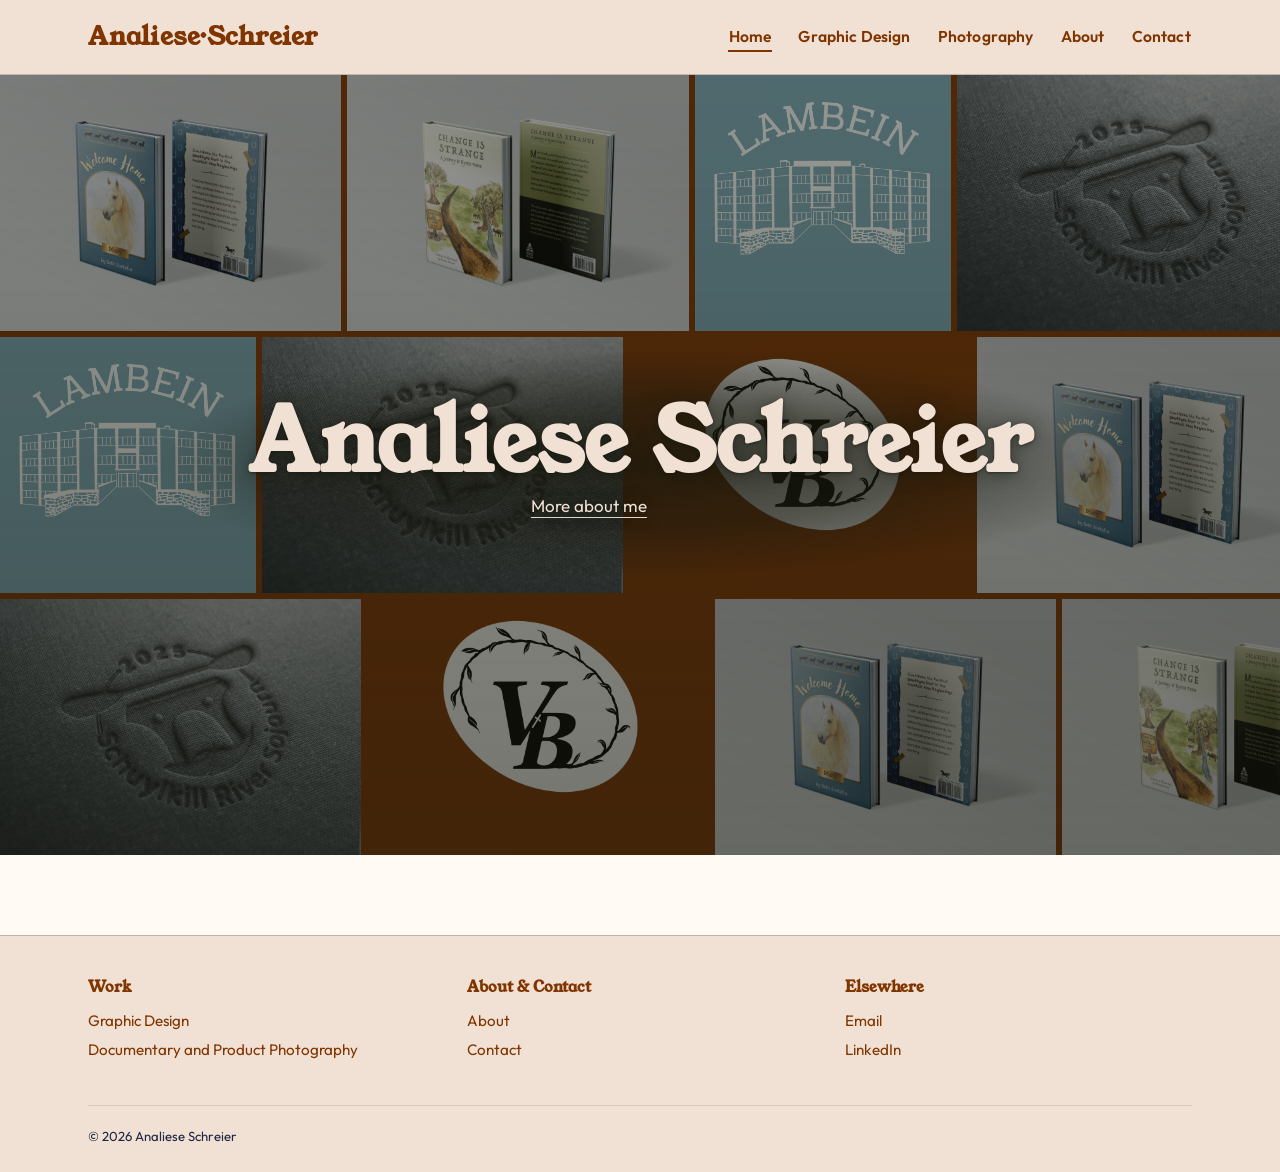
<file: index.html>
<!DOCTYPE html>
<html lang="en">

<head>
  <meta charset="UTF-8">
  <meta name="viewport" content="width=device-width, initial-scale=1.0">
  <title>Analiese Schreier — Graphic Design & Photography</title>
  <link rel="icon" type="image/x-icon" href="favicon.png">
  <meta name="description" content="Insert short bio here">
  <link rel="stylesheet" href="styles.css">
</head>

<body>

  <header class="site-header">
    <div class="wrap">
      <a class="brand" href="index.html">Analiese<span>·</span>Schreier</a>
      <button class="nav-toggle" aria-label="Open menu" aria-expanded="false">
        <span></span>
      </button>
      <nav class="primary-nav" aria-label="Primary">
        <ul>
          <li><a href="index.html" aria-current="page">Home</a></li>
          <!-- <li><a href="portfolio.html">Portfolio</a></li> -->
          <li><a href="graphic-design.html">Graphic Design</a></li>
          <li><a href="photographic-design.html">Photography</a></li>
          <li><a href="about.html">About</a></li>
          <li><a href="contact.html">Contact</a></li>
        </ul>
      </nav>
    </div>
  </header>

  <main>

    <!-- Static logo over a scrolling collage of photos, pulled from
         the "photos" folder (see photos/config.js). -->
    <section class="hero-slideshow" aria-label="Featured work">
      <div class="hero-logo">
        <!-- TODO: replace with your own line -->
        <!--<span class="eyebrow-num">tagline</span> -->
        <h1 class="hero-wordmark">Analiese Schreier</h1>
        <!-- TODO: replace with your own bio -->
        <!--<p class="hero-tagline">Insert longer bio here</p>-->
        <p><a class="text-link hero-more-link" href="about.html">More about me</a></p>
      </div>
    </section>

    <!-- <section class="gallery-section hairline-top">
      <div class="wrap">
        <div class="section-head">
          <h2 class="h-section">Selected work</h2>
          <a class="text-link" href="portfolio.html">Full portfolio</a>
        </div>
        <!-- Populated automatically from Graphic Design/config.js and
           Photography/config.js — edit those files to change what
           shows up here. --> <!--
        <div class="gallery-grid" id="home-gallery"></div>
      </div>
    </section> -->


  </main>

  <footer class="site-footer">
    <div class="wrap">
      <div class="footer-grid">
        <div>
          <h5>Work</h5>
          <ul>
            <!-- <li><a href="portfolio.html">Portfolio</a></li> -->
            <li><a href="graphic-design.html">Graphic Design</a></li>
            <li><a href="photographic-design.html">Documentary and Product Photography</a></li>
          </ul>
        </div>
        <div>
          <h5>About &amp; Contact</h5>
          <ul>
            <li><a href="about.html">About</a></li>
            <li><a href="contact.html">Contact</a></li>
          </ul>
        </div>
        <div>
          <h5>Elsewhere</h5>
          <ul>
            <li><a href="mailto:Schreier.Analiese@gmail.com">Email</a></li>
            <li><a href="https://www.linkedin.com/in/analiese-schreier-119aab394">LinkedIn</a></li>
          </ul>
        </div>
      </div>
      <div class="footer-base">
        <span>© 2026 Analiese Schreier</span>
      </div>
    </div>
  </footer>

  <script src="Graphic%20Design/config.js"></script>
  <script src="Photography/config.js"></script>
  <script src="photos/config.js"></script>
  <script src="script.js"></script>
  <script>
    document.addEventListener('DOMContentLoaded', function () {
      var container = document.getElementById('home-gallery');
      var graphic = (window.GRAPHIC_DESIGN_ITEMS || []).slice(0, 3);
      var photo = (window.PHOTOGRAPHY_ITEMS || []).slice(0, 3);
      renderGalleryItems(graphic, 'Graphic Design', container, { type: 'graphic' });
      renderGalleryItems(photo, 'Photography', container, { type: 'photo' });
    });
  </script>
</body>

</html>
</file>
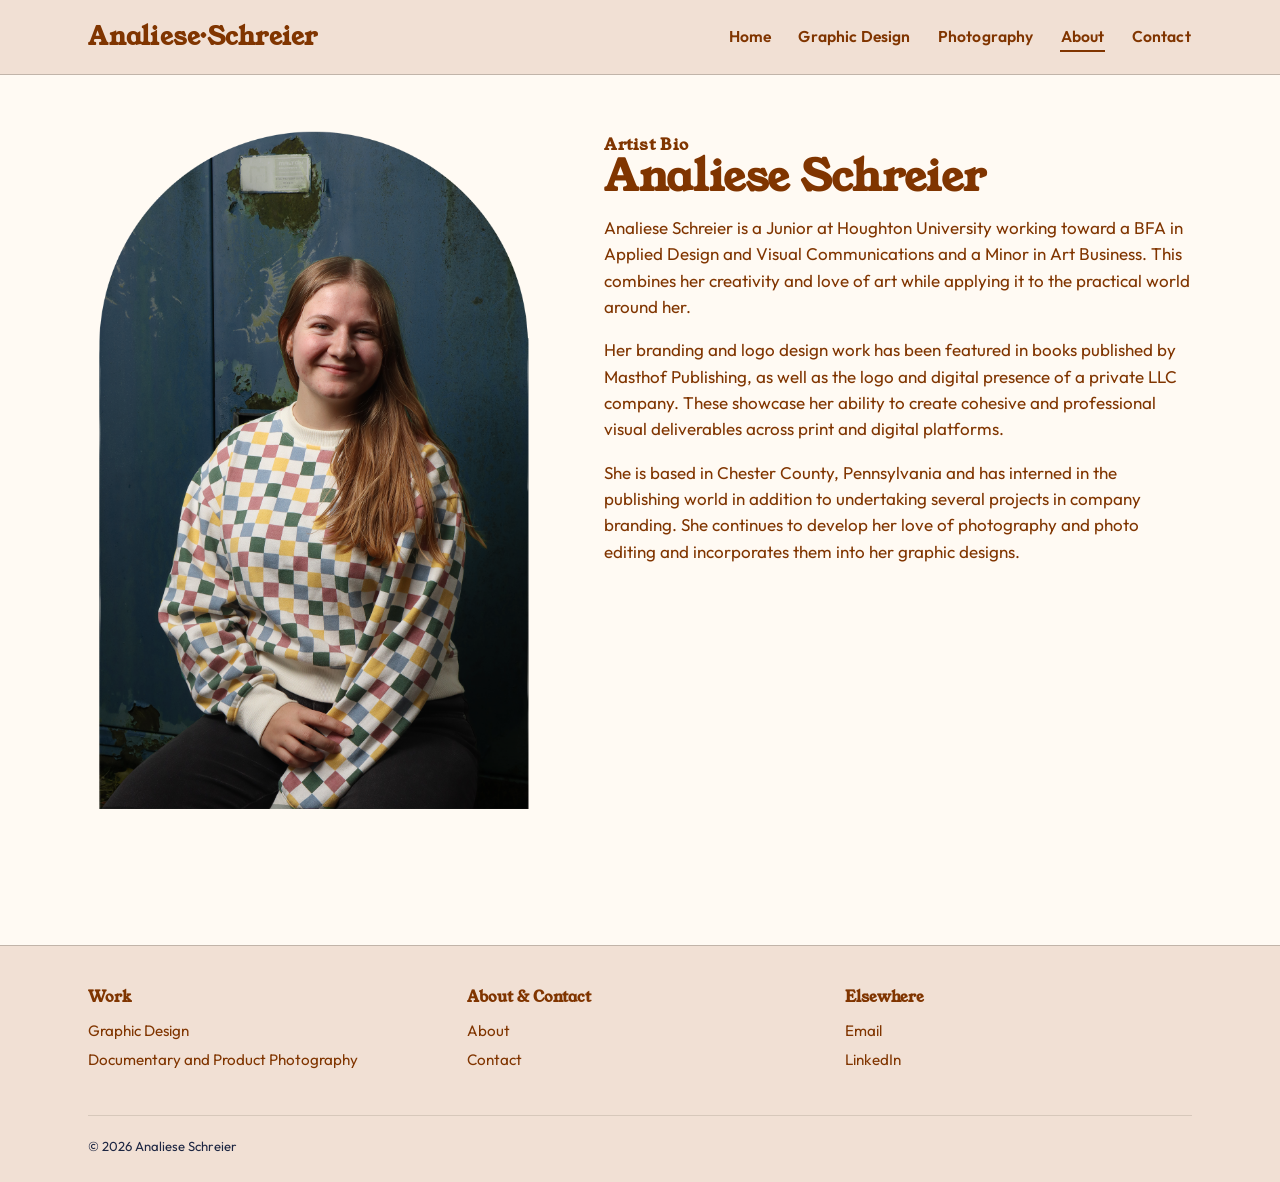
<file: about.html>
<!DOCTYPE html>
<html lang="en">
<head>
  <meta charset="UTF-8">
  <meta name="viewport" content="width=device-width, initial-scale=1.0">
  <title>About — Analiese Schreier</title>
  <link rel="icon" type="image/x-icon" href="favicon.png">
  <meta name="description" content="About Analiese Schreier, a graphic design student at Houghton University based in Chester County, PA.">
  <link rel="stylesheet" href="styles.css">
</head>
<body>

<header class="site-header">
  <div class="wrap">
    <a class="brand" href="index.html">Analiese<span>·</span>Schreier</a>
    <button class="nav-toggle" aria-label="Open menu" aria-expanded="false">
      <span></span>
    </button>
    <nav class="primary-nav" aria-label="Primary">
      <ul>
        <li><a href="index.html">Home</a></li>
        <!-- <li><a href="portfolio.html">Portfolio</a></li> -->
        <li><a href="graphic-design.html">Graphic Design</a></li>
        <li><a href="photographic-design.html">Photography</a></li>
        <li><a href="about.html" aria-current="page">About</a></li>
        <li><a href="contact.html">Contact</a></li>
      </ul>
    </nav>
  </div>
</header>

<main>
  <div class="wrap">
    <div class="about-grid">
      <div>
        <div> 
          <img src="AboutMe_Darkbackground.png" alt="headshot of the artist in a checkered sweater in front of a rustic blue wall">
        </div>
      </div>
      <div>
        <span class="eyebrow-num">Artist Bio</span>
        <h1 class="h-section">Analiese Schreier</h1>
        <p></p>
        <p>Analiese Schreier is a Junior at Houghton University
        working toward a BFA in Applied Design and Visual Communications and
        a Minor in Art Business. This combines her creativity and love of
        art while applying it to the practical world around her.</p>
        <p>Her branding and logo design work has been featured in books
        published by Masthof Publishing, as well as the logo and digital
        presence of a private LLC company. These showcase her ability to
        create cohesive and professional visual deliverables across print
        and digital platforms.</p>
        <p>She is based in Chester County, Pennsylvania and has interned
        in the publishing world in addition to undertaking several projects in
        company branding. She continues to develop her love of photography
        and photo editing and incorporates them into her graphic designs.</p>
      </div>
    </div>
  </div>

  <!--
  <section class="hairline-top">
    <div class="wrap">
      <div class="section-head">
        <h2 class="h-section">Timeline</h2>
      </div>
      <!-- TODO: placeholder timeline — replace with your own history. --><!--
      <div class="timeline">
        <div class="timeline-row">
          <span class="yr">Year</span>
          <p>Add a milestone here.</p>
        </div>
        <div class="timeline-row">
          <span class="yr">Year</span>
          <p>Add a milestone here.</p>
        </div>
        <div class="timeline-row">
          <span class="yr">Year</span>
          <p>Add a milestone here.</p>
        </div>
      </div>
    </div>
  </section>

  <section class="hairline-top">
    <div class="wrap">
      <div class="about-grid" style="padding-bottom: 0;">
        <div>
          <h2 class="h-section" style="font-size: clamp(1.6rem, 3vw, 2.1rem);">Tools &amp; materials</h2>
        </div>
        <div>
          <!-- TODO: placeholder list — replace with your own tools. --><!--
          <ul class="tools-list">
            <li>Add a tool here</li>
            <li>Add a tool here</li>
            <li>Add a tool here</li>
            <li>Add a tool here</li>
          </ul>
        </div>
      </div>
    </div>
  </section>
-->
</main>

  <footer class="site-footer">
    <div class="wrap">
      <div class="footer-grid">
        <div>
          <h5>Work</h5>
          <ul>
            <!-- <li><a href="portfolio.html">Portfolio</a></li> -->
            <li><a href="graphic-design.html">Graphic Design</a></li>
            <li><a href="photographic-design.html">Documentary and Product Photography</a></li>
          </ul>
        </div>
        <div>
          <h5>About &amp; Contact</h5>
          <ul>
            <li><a href="about.html">About</a></li>
            <li><a href="contact.html">Contact</a></li>
          </ul>
        </div>
        <div>
          <h5>Elsewhere</h5>
          <ul>
            <li><a href="mailto:Schreier.Analiese@gmail.com">Email</a></li>
            <li><a href="https://www.linkedin.com/in/analiese-schreier-119aab394">LinkedIn</a></li>
          </ul>
        </div>
      </div>
      <div class="footer-base">
        <span>© 2026 Analiese Schreier</span>
      </div>
    </div>
  </footer>

<script src="script.js"></script>
</body>
</html>
</file>
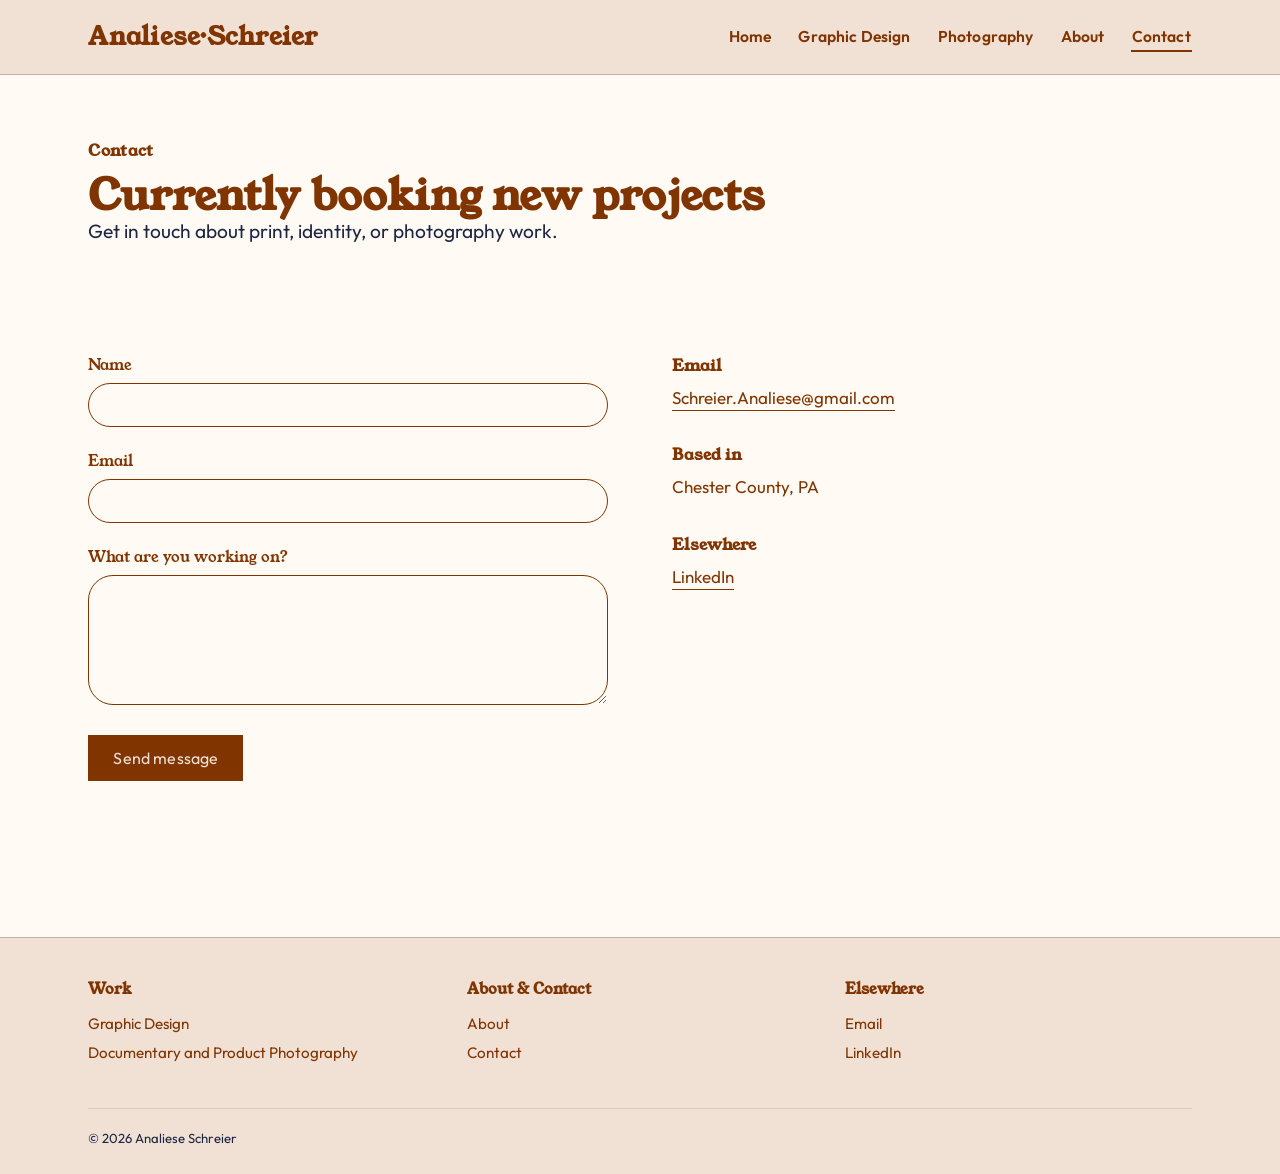
<file: contact.html>
<!DOCTYPE html>
<html lang="en">
<head>
  <meta charset="UTF-8">
  <meta name="viewport" content="width=device-width, initial-scale=1.0">
  <title>Contact — Analiese Schreier</title>
  <link rel="icon" type="image/x-icon" href="favicon.png">
  <meta name="description" content="Get in touch with Analiese Schreier.">
  <link rel="stylesheet" href="styles.css">
</head>
<body>

<header class="site-header">
  <div class="wrap">
    <a class="brand" href="index.html">Analiese<span>·</span>Schreier</a>
    <button class="nav-toggle" aria-label="Open menu" aria-expanded="false">
      <span></span>
    </button>
    <nav class="primary-nav" aria-label="Primary">
      <ul>
        <li><a href="index.html">Home</a></li>
        <!-- <li><a href="portfolio.html">Portfolio</a></li> -->
        <li><a href="graphic-design.html">Graphic Design</a></li>
        <li><a href="photographic-design.html">Photography</a></li>
        <li><a href="about.html">About</a></li>
        <li><a href="contact.html" aria-current="page">Contact</a></li>
      </ul>
    </nav>
  </div>
</header>

<main>
  <div class="wrap">
    <div class="page-intro">
      <span class="eyebrow-num">Contact</span>
      <!-- TODO: placeholder availability line — edit as needed. -->
      <h1 class="h-section">Currently booking new projects</h1>
      <p class="lede">Get in touch about print, identity, or photography work.</p>
    </div>

    <div class="contact-grid">
      <div>
        <form>
          <div class="field">
            <label for="name">Name</label>
            <input type="text" id="name" name="name" autocomplete="name" required>
          </div>
          <div class="field">
            <label for="email">Email</label>
            <input type="email" id="email" name="email" autocomplete="email" required>
          </div>
          <div class="field">
            <label for="project">What are you working on?</label>
            <textarea id="project" name="project" required></textarea>
          </div>
          <button type="submit" class="btn">Send message</button>
        </form>
      </div>

      <div>
        <div class="info-block">
          <h5>Email</h5>
          <p><a class="text-link" href="mailto:Schreier.Analiese@gmail.com">Schreier.Analiese@gmail.com</a></p>
        </div>
        <div class="info-block">
          <h5>Based in</h5>
          <p>Chester County, PA</p>
        </div>
        <div class="info-block">
          <h5>Elsewhere</h5>
          <p><a class="text-link" href="https://www.linkedin.com/in/analiese-schreier-119aab394">LinkedIn</a></p>
        </div>
      </div>
    </div>
  </div>
</main>

  <footer class="site-footer">
    <div class="wrap">
      <div class="footer-grid">
        <div>
          <h5>Work</h5>
          <ul>
            <!-- <li><a href="portfolio.html">Portfolio</a></li> -->
            <li><a href="graphic-design.html">Graphic Design</a></li>
            <li><a href="photographic-design.html">Documentary and Product Photography</a></li>
          </ul>
        </div>
        <div>
          <h5>About &amp; Contact</h5>
          <ul>
            <li><a href="about.html">About</a></li>
            <li><a href="contact.html">Contact</a></li>
          </ul>
        </div>
        <div>
          <h5>Elsewhere</h5>
          <ul>
            <li><a href="mailto:Schreier.Analiese@gmail.com">Email</a></li>
            <li><a href="https://www.linkedin.com/in/analiese-schreier-119aab394">LinkedIn</a></li>
          </ul>
        </div>
      </div>
      <div class="footer-base">
        <span>© 2026 Analiese Schreier</span>
      </div>
    </div>
  </footer>

<script src="script.js"></script>
</body>
</html>
</file>
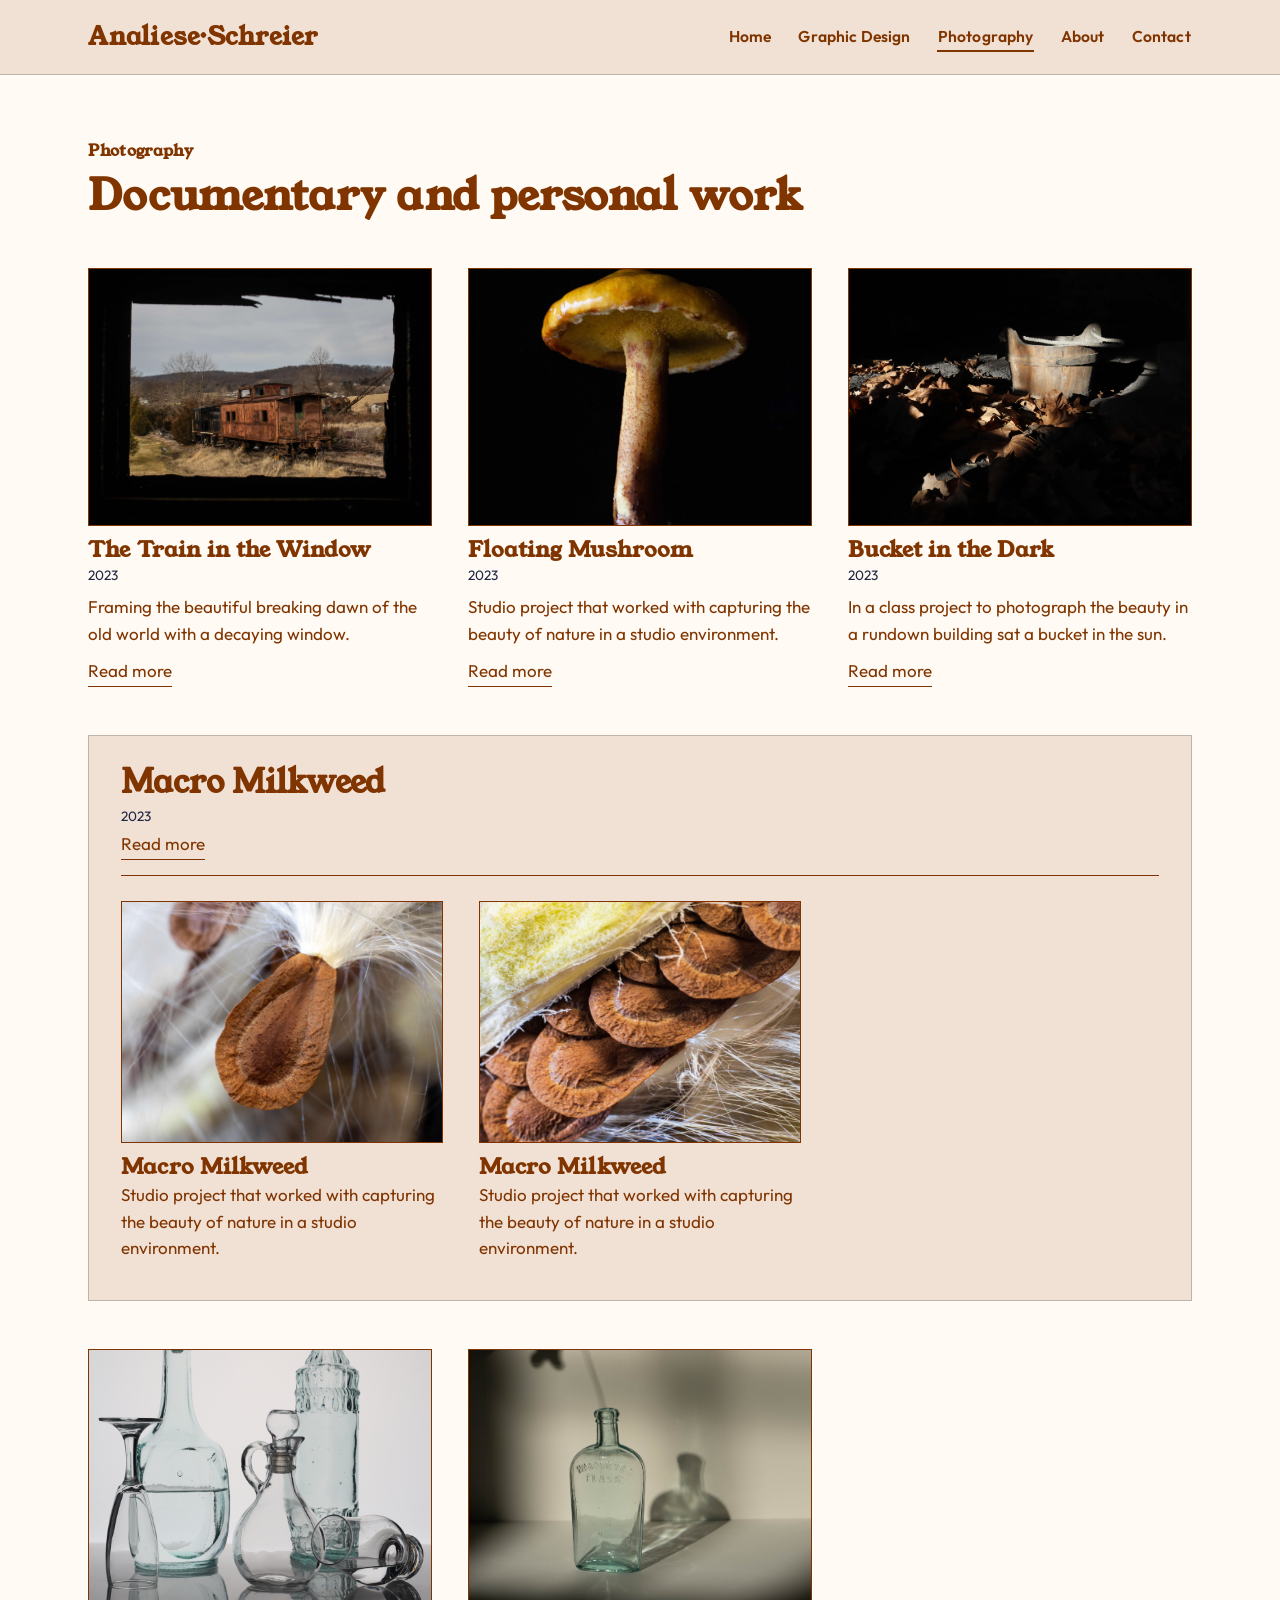
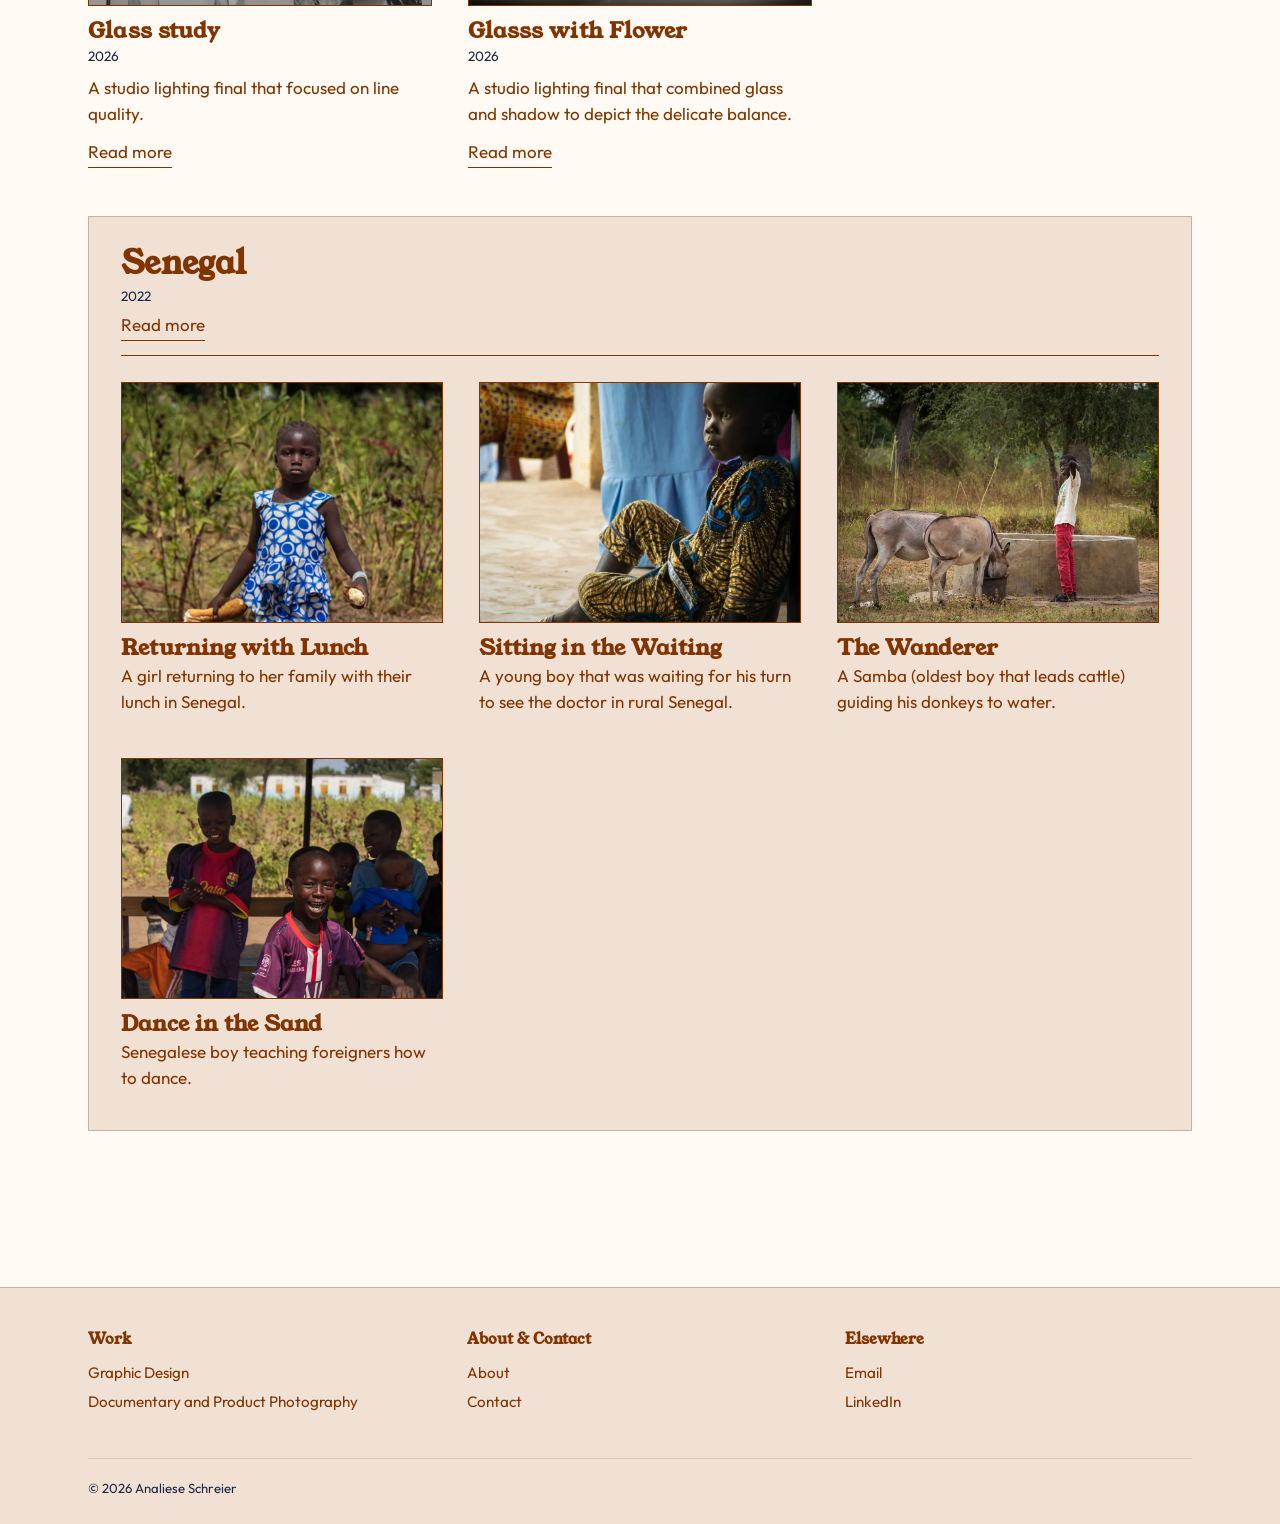
<file: photographic-design.html>
<!DOCTYPE html>
<html lang="en">
<head>
  <meta charset="UTF-8">
  <meta name="viewport" content="width=device-width, initial-scale=1.0">
  <title>Photography — Analiese Schreier</title>
  <link rel="icon" type="image/x-icon" href="favicon.png">
  <meta name="description" content="Graphic Design and Photography by Analiese Schreier.">
  <link rel="stylesheet" href="styles.css">
</head>
<body>

<header class="site-header">
  <div class="wrap">
    <a class="brand" href="index.html">Analiese<span>·</span>Schreier</a>
    <button class="nav-toggle" aria-label="Open menu" aria-expanded="false">
      <span></span>
    </button>
    <nav class="primary-nav" aria-label="Primary">
      <ul>
        <li><a href="index.html">Home</a></li>
        <!-- <li><a href="portfolio.html">Portfolio</a></li> -->
        <li><a href="graphic-design.html">Graphic Design</a></li>
        <li><a href="photographic-design.html" aria-current="page">Photography</a></li>
        <li><a href="about.html">About</a></li>
        <li><a href="contact.html">Contact</a></li>
      </ul>
    </nav>
  </div>
</header>

<main>
  <div class="wrap">
    <div class="page-intro">
      <span class="eyebrow-num">Photography</span>
      <h1 class="h-section">Documentary and personal work</h1>
      <p class="lede"><!--Everything on this page is pulled automatically from
      the "Photography" folder — add a photo there and it appears here.--></p>
    </div>
  </div>

  <div class="wrap gallery-section">
    <!-- Populated automatically from Photography/config.js — edit that
         file to add, remove, or reorder photos. -->
    <div class="gallery-grid" id="photography-gallery"></div>
  </div>
</main>

  <footer class="site-footer">
    <div class="wrap">
      <div class="footer-grid">
        <div>
          <h5>Work</h5>
          <ul>
            <!-- <li><a href="portfolio.html">Portfolio</a></li> -->
            <li><a href="graphic-design.html">Graphic Design</a></li>
            <li><a href="photographic-design.html">Documentary and Product Photography</a></li>
          </ul>
        </div>
        <div>
          <h5>About &amp; Contact</h5>
          <ul>
            <li><a href="about.html">About</a></li>
            <li><a href="contact.html">Contact</a></li>
          </ul>
        </div>
        <div>
          <h5>Elsewhere</h5>
          <ul>
            <li><a href="mailto:Schreier.Analiese@gmail.com">Email</a></li>
            <li><a href="https://www.linkedin.com/in/analiese-schreier-119aab394">LinkedIn</a></li>
          </ul>
        </div>
      </div>
      <div class="footer-base">
        <span>© 2026 Analiese Schreier</span>
      </div>
    </div>
  </footer>

<script src="Photography/config.js"></script>
<script src="script.js"></script>
<script>
  document.addEventListener('DOMContentLoaded', function () {
    var container = document.getElementById('photography-gallery');
    renderGalleryItems(window.PHOTOGRAPHY_ITEMS || [], 'Photography', container);
  });
</script>
</body>
</html>
</file>
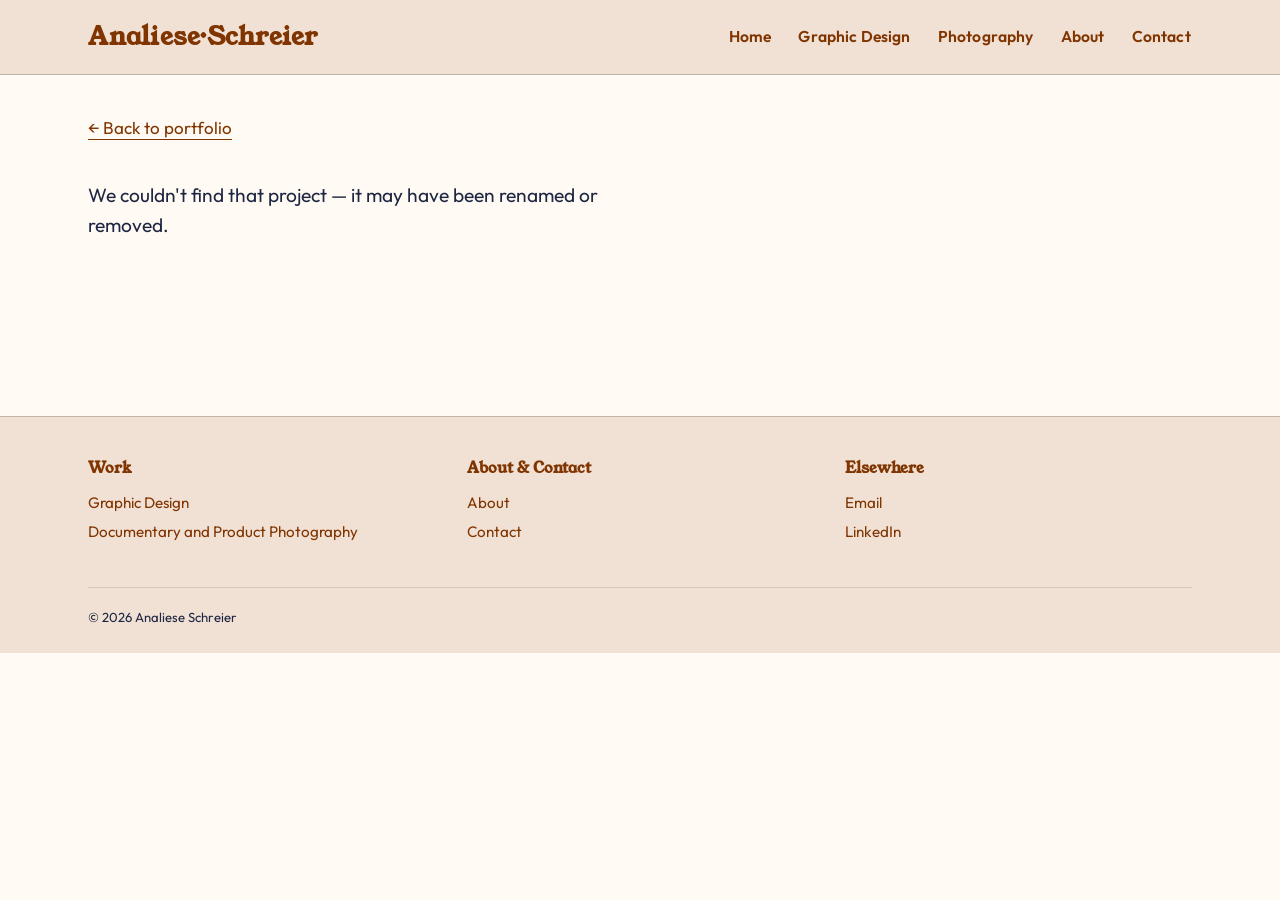
<file: work.html>
<!DOCTYPE html>
<html lang="en">
<head>
  <meta charset="UTF-8">
  <meta name="viewport" content="width=device-width, initial-scale=1.0">
  <title>Analiese Schreier</title>
  <link rel="icon" type="image/x-icon" href="favicon.png">
  <meta name="description" content="Graphic Design and Photography by Analiese Schreier.">
  <link rel="stylesheet" href="styles.css">
</head>
<body>

<header class="site-header">
  <div class="wrap">
    <a class="brand" href="index.html">Analiese<span>·</span>Schreier</a>
    <button class="nav-toggle" aria-label="Open menu" aria-expanded="false">
      <span></span>
    </button>
    <nav class="primary-nav" aria-label="Primary">
      <ul>
        <li><a href="index.html">Home</a></li>
        <!-- <li><a href="portfolio.html">Portfolio</a></li> -->
        <li><a href="graphic-design.html">Graphic Design</a></li>
        <li><a href="photographic-design.html">Photography</a></li>
        <li><a href="about.html">About</a></li>
        <li><a href="contact.html">Contact</a></li>
      </ul>
    </nav>
  </div>
</header>

<main>
  <div class="wrap">
    <p class="work-back"><a class="text-link" id="work-back-link" href="index.html">&larr; Back to portfolio</a></p>

    <!-- Populated automatically, based on the ?folder= and &file= in the
         page's own address — this is what a "Read more" link points to. -->
    <div id="work-detail" class="work-detail">
      <p class="lede">Loading…</p>
    </div>
  </div>
</main>

  <footer class="site-footer">
    <div class="wrap">
      <div class="footer-grid">
        <div>
          <h5>Work</h5>
          <ul>
            <!-- <li><a href="portfolio.html">Portfolio</a></li> -->
            <li><a href="graphic-design.html">Graphic Design</a></li>
            <li><a href="photographic-design.html">Documentary and Product Photography</a></li>
          </ul>
        </div>
        <div>
          <h5>About &amp; Contact</h5>
          <ul>
            <li><a href="about.html">About</a></li>
            <li><a href="contact.html">Contact</a></li>
          </ul>
        </div>
        <div>
          <h5>Elsewhere</h5>
          <ul>
            <li><a href="mailto:Schreier.Analiese@gmail.com">Email</a></li>
            <li><a href="https://www.linkedin.com/in/analiese-schreier-119aab394">LinkedIn</a></li>
          </ul>
        </div>
      </div>
      <div class="footer-base">
        <span>© 2026 Analiese Schreier</span>
      </div>
    </div>
  </footer>

<script src="Graphic%20Design/config.js"></script>
<script src="Photography/config.js"></script>
<script src="script.js"></script>
<script>
  document.addEventListener('DOMContentLoaded', function () {
    renderWorkDetail();
  });
</script>
</body>
</html>
</file>
<file: styles.css>
/* ===========================================================
   Analiese Schreier — Graphic Design & Photography
   Design system: one unified card module, reused across
   Home, Portfolio, Graphic Design, and Photography.
   =========================================================== */

@import url('https://fonts.googleapis.com/css2?family=Young+Serif&display=swap');
@import url('https://fonts.googleapis.com/css2?family=Bitter:ital,wght@0,100..900;1,100..900&family=Young+Serif&display=swap');

@font-face{
  font-family: Outfit;
  src: url(Outfit-VariableFont_wght.ttf)
}

:root{
  --paper: #F1E0D4;
  --paper-dim: #fffaf3;
  --ink: #803500;
  --ink-soft: #1D2642;
  --safelight: #803500;
  --safelight-dim: #803500;
  --developer: #3C4630;
  --stop: #C99A2E;
  --line: rgba(24,25,15,0.22);
  --line-soft: rgba(24,25,15,0.12);

  --font-display: 'Young Serif', Serif;
  --font-body: Outfit;


  /* The one standard frame every thumbnail is drawn in. Change this single
     value to reshape all of them (e.g. 1 / 1 for square, 4 / 5 for tall).
     Which part of each photo shows is set per photo in config.js. */
  --gallery-aspect: 4 / 3;

  --measure: 62ch;
  --gutter: clamp(1.25rem, 3vw, 2.5rem);
}

*, *::before, *::after{ box-sizing: border-box; }

html{ scroll-behavior: smooth; }

body{
  margin: 0;
  background: var(--paper-dim);
  color: var(--ink);
  font-family: var(--font-body);
  font-size: 17px;
  line-height: 1.55;
  -webkit-font-smoothing: antialiased;
}

@media (prefers-reduced-motion: reduce){
  html{ scroll-behavior: auto; }
  *, *::before, *::after{ animation-duration: 0.001ms !important; animation-iteration-count: 1 !important; transition-duration: 0.001ms !important; }
}

img, svg{ display: block; max-width: 100%; }

a{ color: inherit; }

h1,h2,h3,h4{
  font-family: var(--font-display);
  font-weight: 700;
  line-height: 0.94;
  margin: 0;
  letter-spacing: 0.002em;
}

p{ margin: 0 0 1em; max-width: var(--measure); }

.visually-hidden{
  position: absolute; width: 1px; height: 1px; overflow: hidden;
  clip: rect(0,0,0,0); white-space: nowrap; border: 0; padding: 0; margin: -1px;
}

:focus-visible{
  outline: 2px solid var(--safelight);
  outline-offset: 3px;
}

/* ---------- layout shell ---------- */

.wrap{
  max-width: 1180px;
  margin: 0 auto;
  padding-left: var(--gutter);
  padding-right: var(--gutter);
}

.hairline-top{ border-top: 1px solid var(--line); }
.hairline-bottom{ border-bottom: 1px solid var(--line); }

/* ---------- header / nav ---------- */

.site-header{
  position: relative;
  z-index: 100;
  border-bottom: 1px solid var(--line);
  background: var(--paper);
}

.site-header .wrap{
  display: flex;
  align-items: center;
  justify-content: space-between;
  padding-top: 1.1rem;
  padding-bottom: 1.1rem;
}

.brand{
  font-family: var(--font-display);
  font-weight: 800;
  font-size: 1.55rem;
  letter-spacing: 0.01em;
  text-decoration: none;
  white-space: nowrap;
  font-kerning: none;
}
.brand span{ color: var(--safelight); }

.nav-toggle{
  display: none;
  background: none;
  border: 1px solid var(--ink);
  border-radius: 0;
  width: 42px;
  height: 34px;
  position: relative;
  cursor: pointer;
}
.nav-toggle span, .nav-toggle span::before, .nav-toggle span::after{
  content: "";
  position: absolute;
  left: 9px; right: 9px;
  height: 1px;
  background: var(--ink);
  top: 50%;
}
.nav-toggle span::before{ top: -7px; }
.nav-toggle span::after{ top: 7px; }

.primary-nav ul{
  list-style: none;
  display: flex;
  gap: clamp(1rem, 2vw, 2rem);
  margin: 0; padding: 0;
}

.primary-nav a{
  text-decoration: none;
  font-family: var(--font-body);
  font-weight: 600;
  font-size: 0.98rem;
  letter-spacing: 0.01em;
  padding: 0.2rem 0.05rem;
  border-bottom: 2px solid transparent;
}

.primary-nav a:hover{ border-color: var(--line); }

.primary-nav a[aria-current="page"]{
  color: var(--safelight-dim);
  border-color: var(--safelight);
}

@media (max-width: 780px){
  .nav-toggle{ display: block; }
  .primary-nav{
    position: absolute;
    top: 100%; left: 0; right: 0;
    background: var(--paper);
    border-bottom: 1px solid var(--line);
    max-height: 0;
    overflow: hidden;
    transition: max-height 0.3s ease;
  }
  .primary-nav.is-open{ max-height: 320px; }
  .primary-nav ul{
    flex-direction: column;
    gap: 0;
    padding: 0.5rem var(--gutter) 1.25rem;
  }
  .primary-nav li{ border-top: 1px solid var(--line-soft); }
  .primary-nav li:first-child{ border-top: none; }
  .primary-nav a{
    display: block;
    padding: 0.8rem 0.1rem;
  }
}

/* ---------- footer ---------- */

.site-footer{
  border-top: 1px solid var(--line);
  padding: 2.5rem 0 1.6rem;
  margin-top: 5rem;
  background: var(--paper);
}

.footer-grid{
  display: grid;
  grid-template-columns: repeat(3, 1fr);
  gap: 2rem;
}

@media (max-width: 780px){
  .footer-grid{ grid-template-columns: 1fr 1fr; }
}

.footer-grid h5{
  font-family: var(--font-display);
  font-weight: 700;
  font-size: 0.95rem;
  margin: 0 0 0.6rem;
}

.footer-grid ul{ list-style: none; margin: 0; padding: 0; }
.footer-grid li{ margin-bottom: 0.35rem; font-size: 0.95rem; }
.footer-grid a{ text-decoration: none; }
.footer-grid a:hover{ text-decoration: underline; }

.footer-base{
  display: flex;
  justify-content: space-between;
  flex-wrap: wrap;
  gap: 0.5rem 1.5rem;
  margin-top: 2.4rem;
  padding-top: 1.2rem;
  border-top: 1px solid var(--line-soft);
  font-size: 0.82rem;
  color: var(--ink-soft);
}

/* ---------- buttons / links ---------- */

.btn{
  display: inline-block;
  font-family: var(--font-body);
  font-weight: thin;
  font-size: 1rem;
  letter-spacing: 0.01em;
  text-decoration: none;
  padding: 0.75rem 1.5rem;
  border: 1px solid var(--ink);
  background: var(--ink);
  color: var(--paper);
}
.btn:hover{ background: var(--safelight); border-color: var(--safelight); }

.btn-outline{
  background: transparent;
  color: var(--ink);
}
.btn-outline:hover{
  background: var(--ink);
  color: var(--paper);
  border-color: var(--ink);
}

.text-link{
  font-family: var(--font-body);
  font-weight: thin;
  text-decoration: none;
  border-bottom: 1px solid var(--ink);
  padding-bottom: 0.1em;
}
.text-link:hover{ border-color: var(--safelight); color: var(--safelight-dim); }

/* ---------- utility type scale ---------- */

.h-display{ font-size: clamp(2.6rem, 7vw, 5.4rem); }
.h-section{ font-size: clamp(1.8rem, 4vw, 2.7rem); }
.h-card{ font-size: clamp(1.15rem, 2vw, 1.35rem); margin-bottom: 0.3rem; }

.eyebrow-num{
  font-family: var(--font-display);
  font-weight: 700;
  color: var(--safelight-dim);
  font-size: 1rem;
  letter-spacing: 0.02em;
}

.lede{
  font-size: 1.2rem;
  color: var(--ink-soft);
}

.caption{
  font-style: italic;
  font-size: 0.95rem;
  color: var(--ink-soft);
  margin: 0.6rem 0 0;
}

/* ---------- hero slideshow (Home) ----------
   A static logo/wordmark sits centered over a set of photos that
   scroll past in a collage behind it, pulled from photos/config.js. */

.hero-slideshow{
  position: relative;
  height: min(100vh, 780px);
  min-height: 420px;
  overflow: hidden;
  display: flex;
  align-items: center;
  justify-content: center;
  background: var(--ink); /* shows while photos load, or if none load */
}

/* Collage: horizontal strips of photos drifting past (see script.js).
   Strip sizes, count and speed are set from script.js to suit the screen. */
.hero-collage{
  position: absolute;
  inset: 0;
  display: flex;
  flex-direction: column;
  justify-content: center;
  gap: var(--hero-gap, 6px);
}
.hero-row{
  flex: none;
  overflow: hidden;
}
.hero-track{
  display: flex;
  height: 100%;
  width: max-content;
  animation: hero-scroll 60s linear infinite;
  will-change: transform;
}
.hero-track img{
  display: block;
  flex: none;
  max-width: none;
  margin-right: var(--hero-gap, 6px);
}
.hero-row--reverse .hero-track{ animation-direction: reverse; }

@keyframes hero-scroll{
  to{ transform: translate3d(-50%, 0, 0); }
}
@media (prefers-reduced-motion: reduce){
  .hero-track{ animation: none; }
}

.hero-slideshow::after{
  content: "";
  position: absolute;
  inset: 0;
  z-index: 1;
  background: linear-gradient(180deg, rgba(24,25,15,0.45), rgba(24,25,15,0.6));
}

.hero-logo{
  position: relative;
  z-index: 2;
  text-align: center;
  padding: 0 var(--gutter);
  color: var(--paper);
}
.hero-logo .eyebrow-num{ color: var(--stop); }

.hero-wordmark{
  font-family: var(--font-display);
  font-weight: 800;
  font-size: clamp(2.6rem, 8vw, 5.5rem);
  line-height: 0.95;
  margin: 0.5rem 0;
  color: var(--paper);
}

.hero-tagline{
  font-size: 1.15rem;
  color: var(--paper);
  opacity: 0.92;
  max-width: 34rem;
  margin: 0.8rem auto 1.2rem;
}

.hero-more-link{
  color: var(--paper);
  border-bottom-color: var(--paper);
}
.hero-more-link:hover{ color: var(--stop); border-bottom-color: var(--stop); }

/* Soft shadow behind the wordmark and "More about me" so they stay
   readable over the photo collage. */
.hero-logo::before{
  content: "";
  position: absolute;
  inset: -2.5rem -3rem;
  z-index: -1;
  pointer-events: none;
  background: radial-gradient(ellipse at center,
    rgba(24,25,15,0.7) 0%,
    rgba(24,25,15,0.45) 40%,
    rgba(24,25,15,0) 72%);
}
.hero-wordmark,
.hero-more-link{
  text-shadow: 0 1px 3px rgba(24,25,15,0.6), 0 2px 18px rgba(24,25,15,0.55);
}

/* ---------- section heading pattern ---------- */

.section-head{
  display: flex;
  justify-content: space-between;
  align-items: flex-end;
  gap: 1.5rem;
  flex-wrap: wrap;
  padding: clamp(2rem, 5vw, 3rem) 0 clamp(1.2rem, 3vw, 1.8rem);
}

/* ---------- unified gallery system ----------
   One card module, used on Home, Portfolio, Graphic Design,
   and Photography, so every page of work looks like part of
   the same site rather than four different layouts. */

.gallery-section{ padding-bottom: clamp(2.5rem, 6vw, 4rem); }

.gallery-grid{
  display: grid;
  grid-template-columns: repeat(3, 1fr);
  gap: clamp(1.5rem, 3vw, 2.25rem);
  align-items: start; /* photos keep their own natural height per card */
}
@media (max-width: 900px){ .gallery-grid{ grid-template-columns: repeat(2, 1fr); } }
@media (max-width: 560px){ .gallery-grid{ grid-template-columns: 1fr; } }

.gallery-card{ display: flex; flex-direction: column; }

.gallery-frame{
  position: relative;
  aspect-ratio: var(--gallery-aspect);
  border: 1px solid var(--ink);
  overflow: hidden;
  background: var(--paper-dim);
}
.gallery-frame img{
  position: absolute;
  inset: 0;
  width: 100%;
  height: 100%;
  object-fit: cover; /* same frame for every photo; crop is set per photo in config.js */
}
.gallery-frame--fallback{
  background: linear-gradient(155deg, var(--c1, var(--developer)) 0%, var(--c2, var(--ink)) 100%);
}

/* Detail ("Read more") pages: photos are shown whole, never cropped. */
.gallery-frame--natural{ aspect-ratio: auto; }
.gallery-frame--natural img{
  position: static;
  height: auto;
  object-fit: fill;
}
.gallery-frame--natural.gallery-frame--fallback{ aspect-ratio: var(--gallery-aspect); }
.gallery-frame--clickable{ cursor: pointer; }
.gallery-frame--clickable:hover{ opacity: 0.92; }
.gallery-frame--clickable:focus-visible{ outline: 2px solid var(--safelight); outline-offset: 2px; }

.gallery-body{ padding-top: 0.9rem; }
.gallery-body .meta{
  font-size: 0.85rem;
  color: var(--ink-soft);
  margin: 0 0 0.5rem;
}
.gallery-body p:last-of-type{ margin-bottom: 0.4rem; }

.gallery-more-link{ display: inline-block; margin-top: 0.3rem; }

/* ---------- groups ----------
   A group is a titled panel that spans the full row, so it reads as
   clearly separate from neighbouring photos and from other groups. */

.gallery-group{
  grid-column: 1 / -1;
  background: var(--paper);
  border: 1px solid var(--line);
  padding: clamp(1.25rem, 3vw, 2rem);
  margin: clamp(0.25rem, 1vw, 0.75rem) 0;
}
.gallery-group-head{
  margin-bottom: clamp(1.1rem, 2.5vw, 1.6rem);
  padding-bottom: 0.9rem;
  border-bottom: 1px solid var(--ink);
}
.gallery-group-title{ font-size: clamp(1.4rem, 3vw, 2rem); }
.gallery-group-head .meta{
  font-size: 0.85rem;
  color: var(--ink-soft);
  margin: 0.45rem 0 0;
}

/* ---------- filter bar (Portfolio) ---------- */

.filter-bar{
  display: flex;
  flex-wrap: wrap;
  gap: 0.6rem;
  padding: 0 0 clamp(1.5rem, 4vw, 2.5rem);
}
.filter-bar button{
  font-family: var(--font-display);
  font-weight: thin;
  font-size: 0.95rem;
  background: transparent;
  border: 1px solid var(--ink);
  padding: 0.5rem 1.1rem;
  cursor: pointer;
  color: var(--ink);
}
.filter-bar button[aria-pressed="true"]{
  background: var(--ink);
  color: var(--paper);
}

/* ---------- discipline list (Home) ---------- */

.discipline-list{
  border-top: 1px solid var(--ink);
}
.discipline-row{
  display: grid;
  grid-template-columns: 4rem 1.4fr 2fr;
  gap: 1.5rem;
  padding: 1.4rem 0;
  border-bottom: 1px solid var(--line);
  align-items: baseline;
}
@media (max-width: 700px){
  .discipline-row{ grid-template-columns: 3rem 1fr; }
  .discipline-row .discipline-desc{ grid-column: 2 / 3; }
}
.discipline-row .num{ font-family: var(--font-display); font-weight: 700; color: var(--safelight-dim); }
.discipline-row h3{ font-size: 1.3rem; }
.discipline-row p{ margin: 0; font-size: 0.98rem; color: var(--ink-soft); }

/* ---------- about page ---------- */

.about-grid{
  display: grid;
  grid-template-columns: 1fr 1.3fr;
  gap: clamp(2rem, 5vw, 4rem);
  padding: clamp(2rem, 5vw, 3.5rem) 0;
}
@media (max-width: 860px){ .about-grid{ grid-template-columns: 1fr; } }

.about-grid .gallery-frame{ aspect-ratio: 4/5; }

.timeline{ border-top: 1px solid var(--ink); margin-top: 1rem; }
.timeline-row{
  display: grid;
  grid-template-columns: 6rem 1fr;
  gap: 1.5rem;
  padding: 1.1rem 0;
  border-bottom: 1px solid var(--line);
}
.timeline-row .yr{ font-family: var(--font-display); font-weight: 700; }

.tools-list{
  display: grid;
  grid-template-columns: repeat(2, 1fr);
  gap: 0.4rem 1.5rem;
  list-style: none;
  padding: 0; margin: 0;
  font-size: 0.98rem;
}
.tools-list li{ padding: 0.4rem 0; border-bottom: 1px solid var(--line-soft); }

/* ---------- contact page ---------- */

.contact-grid{
  display: grid;
  grid-template-columns: 1fr 1fr;
  gap: clamp(2rem, 5vw, 4rem);
  padding: clamp(2rem, 5vw, 3.5rem) 0 clamp(3rem, 6vw, 5rem);
}
@media (max-width: 860px){ .contact-grid{ grid-template-columns: 1fr; } }

.field{ margin-bottom: 1.4rem; }
.field label{
  display: block;
  font-family: var(--font-display);
  font-weight: thin;
  font-size: 0.92rem;
  margin-bottom: 0.4rem;
}
.field input, .field textarea{
  width: 100%;
  border: 1px solid var(--ink);
  background: var(--paper-dim);
  padding: 0.7rem 0.8rem;
  font-family: var(--font-body);
  font-size: 1rem;
  color: var(--ink);
  border-radius:25px;

}
.field textarea{ min-height: 130px; resize: vertical; }
.field input:focus, .field textarea:focus{ outline: 2px solid var(--safelight); outline-offset: 1px; }

.info-block{ margin-bottom: 2rem; }
.info-block h5{
  font-family: var(--font-display);
  font-weight: 700;
  margin: 0 0 0.4rem;
  font-size: 1rem;
}
.info-block p{ margin: 0; }

/* ---------- work detail page (work.html) ---------- */

.work-back{ padding-top: clamp(1.5rem, 4vw, 2.5rem); margin: 0; }

.work-detail{
  display: grid;
  grid-template-columns: 1.3fr 1fr;
  gap: clamp(2rem, 5vw, 4rem);
  align-items: start;
  padding: clamp(1.5rem, 4vw, 2.5rem) 0 clamp(3rem, 6vw, 5rem);
}
@media (max-width: 860px){ .work-detail{ grid-template-columns: 1fr; } }

.work-detail-body .meta{ margin-bottom: 1rem; }

/* A photo that belongs to a group: title + description, then every photo. */
.work-detail--group{ display: block; }
.work-group-head{ max-width: 52rem; margin-bottom: clamp(1.5rem, 4vw, 2.5rem); }
.work-group-head .meta{ margin: 0.6rem 0 1rem; }
.work-group-photos{
  display: grid;
  grid-template-columns: repeat(2, 1fr);
  gap: clamp(1.5rem, 3vw, 2.25rem);
  align-items: start;
}
@media (max-width: 700px){ .work-group-photos{ grid-template-columns: 1fr; } }
.work-group-item{ margin: 0; }

/* Project spotlight (spotlight: true on a group in config.js): the first
   photo spans the full row, laid out like a single-photo detail page. */
.work-group-item--spotlight{
  grid-column: 1 / -1;
  display: grid;
  grid-template-columns: 1.3fr 1fr;
  gap: clamp(2rem, 5vw, 4rem);
  align-items: start;
}
@media (max-width: 860px){ .work-group-item--spotlight{ grid-template-columns: 1fr; } }

/* ---------- lightbox ---------- */

.lightbox-overlay{
  position: fixed;
  inset: 0;
  background: rgba(0,0,0,0.88);
  display: flex;
  align-items: center;
  justify-content: center;
  padding: clamp(1.5rem, 5vw, 4rem);
  z-index: 1000;
}
.lightbox-overlay[hidden]{ display: none; }

.lightbox-image{
  max-width: 100%;
  max-height: 100%;
  width: auto;
  height: auto;
  object-fit: contain;
  box-shadow: none;
}

.lightbox-close{
  position: absolute;
  top: clamp(0.75rem, 3vw, 1.5rem);
  right: clamp(0.75rem, 3vw, 1.5rem);
  width: 2.75rem;
  height: 2.75rem;
  border: 1px solid var(--paper);
  background: transparent;
  color: var(--paper);
  font-size: 1.6rem;
  line-height: 1;
  cursor: pointer;
}
.lightbox-close:hover{ background: var(--paper); color: var(--ink); }

body.lightbox-open{ overflow: hidden; }

/* ---------- page intro (interior pages) ---------- */

.page-intro{ padding: clamp(2.5rem, 6vw, 4rem) 0 clamp(1.5rem, 4vw, 2rem); max-width: 52rem; }
.page-intro .eyebrow-num{ display: block; margin-bottom: 0.8rem; }
</file>
